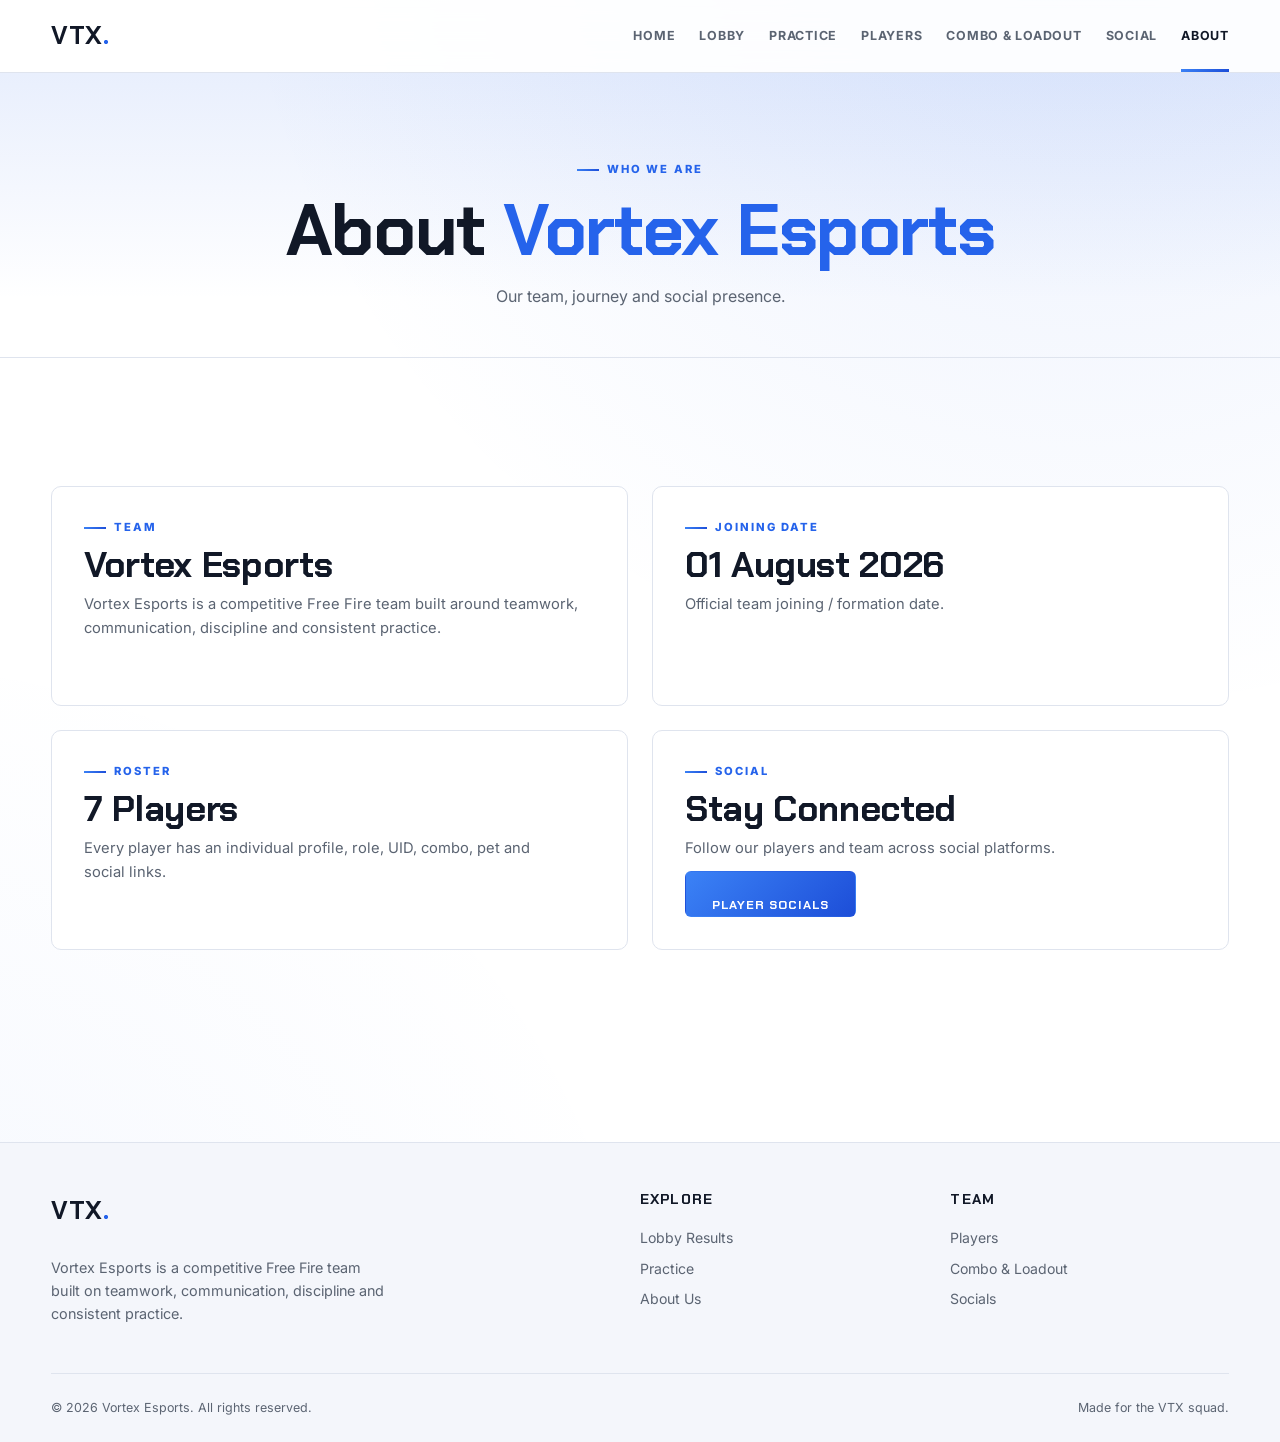
<file: about.html>
<!DOCTYPE html>
<html lang="en">
<head>
  <meta charset="UTF-8">
  <meta name="viewport" content="width=device-width, initial-scale=1.0">

  <title>Vortex Esports | About</title>
  <meta name="description" content="About Vortex Esports — our team, joining date, roster and social presence. Competitive Free Fire esports squad.">
  <meta name="theme-color" content="#ffffff">
  <meta name="color-scheme" content="dark">

  <meta property="og:type" content="website">
  <meta property="og:site_name" content="Vortex Esports">
  <meta property="og:title" content="Vortex Esports | About">
  <meta property="og:description" content="Our team, journey and social presence.">

  <link rel="icon" href="data:image/svg+xml,%3Csvg xmlns='http://www.w3.org/2000/svg' viewBox='0 0 32 32'%3E%3Crect width='32' height='32' rx='7' fill='%232563eb'/%3E%3Ctext x='16' y='22' font-family='Arial,sans-serif' font-size='15' font-weight='900' text-anchor='middle' fill='%23fff'%3EVTX%3C/text%3E%3C/svg%3E">

  <link rel="stylesheet" href="./style.css">
  <link rel="stylesheet" href="./responsive.css">
</head>
<body>

  <a class="skip-link" href="#main">Skip to main content</a>

  <header class="site-header" id="siteHeader">
    <div class="container navbar">
      <a class="logo" href="index.html" aria-label="Vortex Esports — Home">
        <span class="logo-mark">VTX</span><span class="logo-dot">.</span>
      </a>

      <button class="nav-toggle" id="menuBtn" aria-expanded="false" aria-controls="navMenu" aria-label="Toggle navigation menu">
        <span class="bar"></span>
        <span class="bar"></span>
        <span class="bar"></span>
      </button>

      <nav class="nav-menu" id="navMenu" aria-label="Primary navigation">
        <a class="nav-link" href="index.html">Home</a>
        <a class="nav-link" href="lobby.html">Lobby</a>
        <a class="nav-link" href="practice.html">Practice</a>
        <a class="nav-link" href="players.html">Players</a>
        <a class="nav-link" href="combo-loadout.html">Combo &amp; Loadout</a>
        <a class="nav-link" href="social.html">Social</a>
        <a class="nav-link active" href="about.html" aria-current="page">About</a>
      </nav>
    </div>
  </header>

  <main id="main">

    <section class="page-head" aria-labelledby="pageTitle">
      <div class="container">
        <p class="eyebrow">Who We Are</p>
        <h1 id="pageTitle">About <span class="text-accent">Vortex Esports</span></h1>
        <p>Our team, journey and social presence.</p>
      </div>
    </section>

    <div class="page-main">
      <section class="section container" aria-label="About Vortex Esports">
        <div class="about-grid">

          <article class="about-card">
            <p class="eyebrow">Team</p>
            <h2>Vortex Esports</h2>
            <p>
              Vortex Esports is a competitive Free Fire team built around
              teamwork, communication, discipline and consistent practice.
            </p>
          </article>

          <article class="about-card">
            <p class="eyebrow">Joining Date</p>
            <h2 id="joiningDate">--</h2>
            <p>Official team joining / formation date.</p>
          </article>

          <article class="about-card">
            <p class="eyebrow">Roster</p>
            <h2>7 Players</h2>
            <p>Every player has an individual profile, role, UID, combo, pet and social links.</p>
          </article>

          <article class="about-card">
            <p class="eyebrow">Social</p>
            <h2>Stay Connected</h2>
            <p>Follow our players and team across social platforms.</p>
            <a class="btn btn-primary" href="social.html">Player Socials</a>
          </article>

        </div>
      </section>
    </div>

  </main>

  <footer class="site-footer">
    <div class="container">
      <div class="footer-grid">
        <div class="footer-brand">
          <a class="logo" href="index.html" aria-label="Vortex Esports — Home">
            <span class="logo-mark">VTX</span><span class="logo-dot">.</span>
          </a>
          <p>Vortex Esports is a competitive Free Fire team built on teamwork, communication, discipline and consistent practice.</p>
        </div>

        <nav class="footer-col" aria-label="Footer — Explore">
          <h4>Explore</h4>
          <a href="lobby.html">Lobby Results</a>
          <a href="practice.html">Practice</a>
          <a href="about.html">About Us</a>
        </nav>

        <nav class="footer-col" aria-label="Footer — Team">
          <h4>Team</h4>
          <a href="players.html">Players</a>
          <a href="combo-loadout.html">Combo &amp; Loadout</a>
          <a href="social.html">Socials</a>
        </nav>
      </div>

      <div class="footer-bottom">
        <p>© <span id="year">2026</span> Vortex Esports. All rights reserved.</p>
        <p>Made for the VTX squad.</p>
      </div>
    </div>
  </footer>

  <script src="./data.js"></script>
  <script src="./app.js"></script>
</body>
</html>
</file>
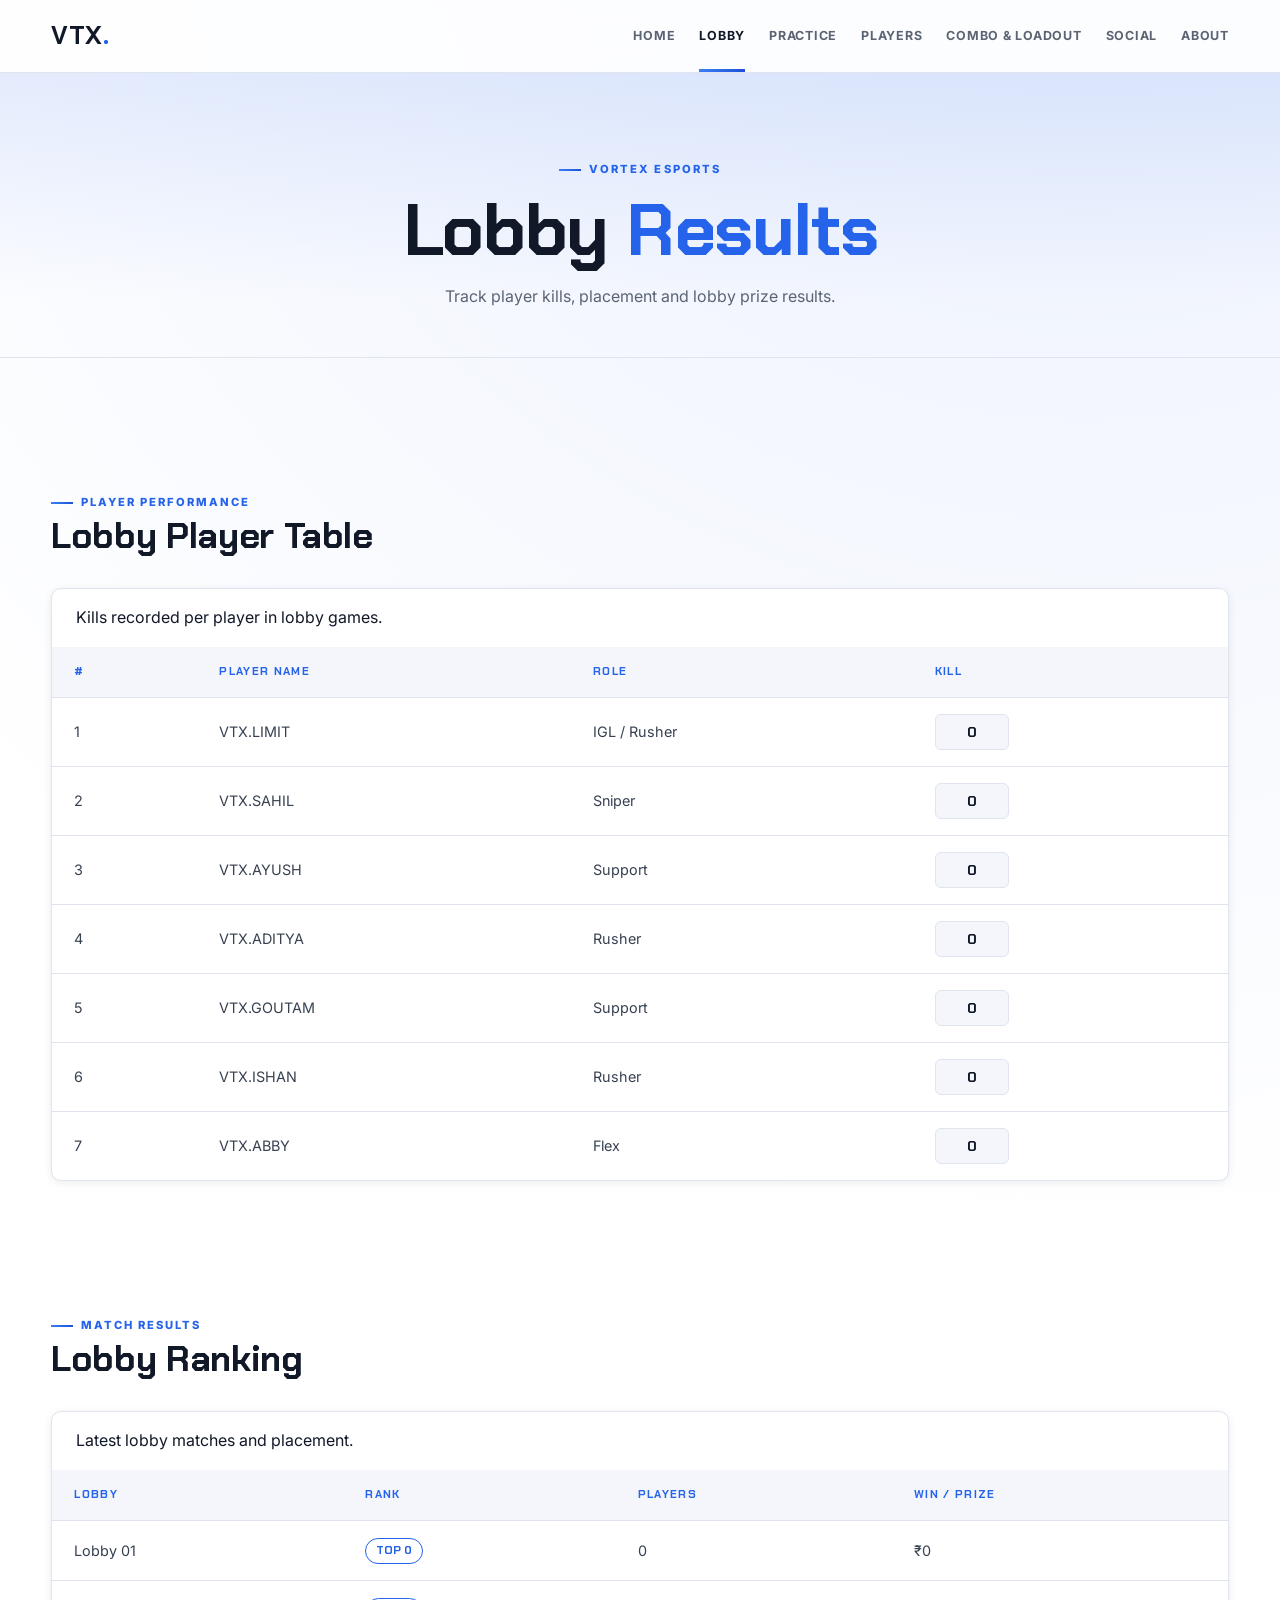
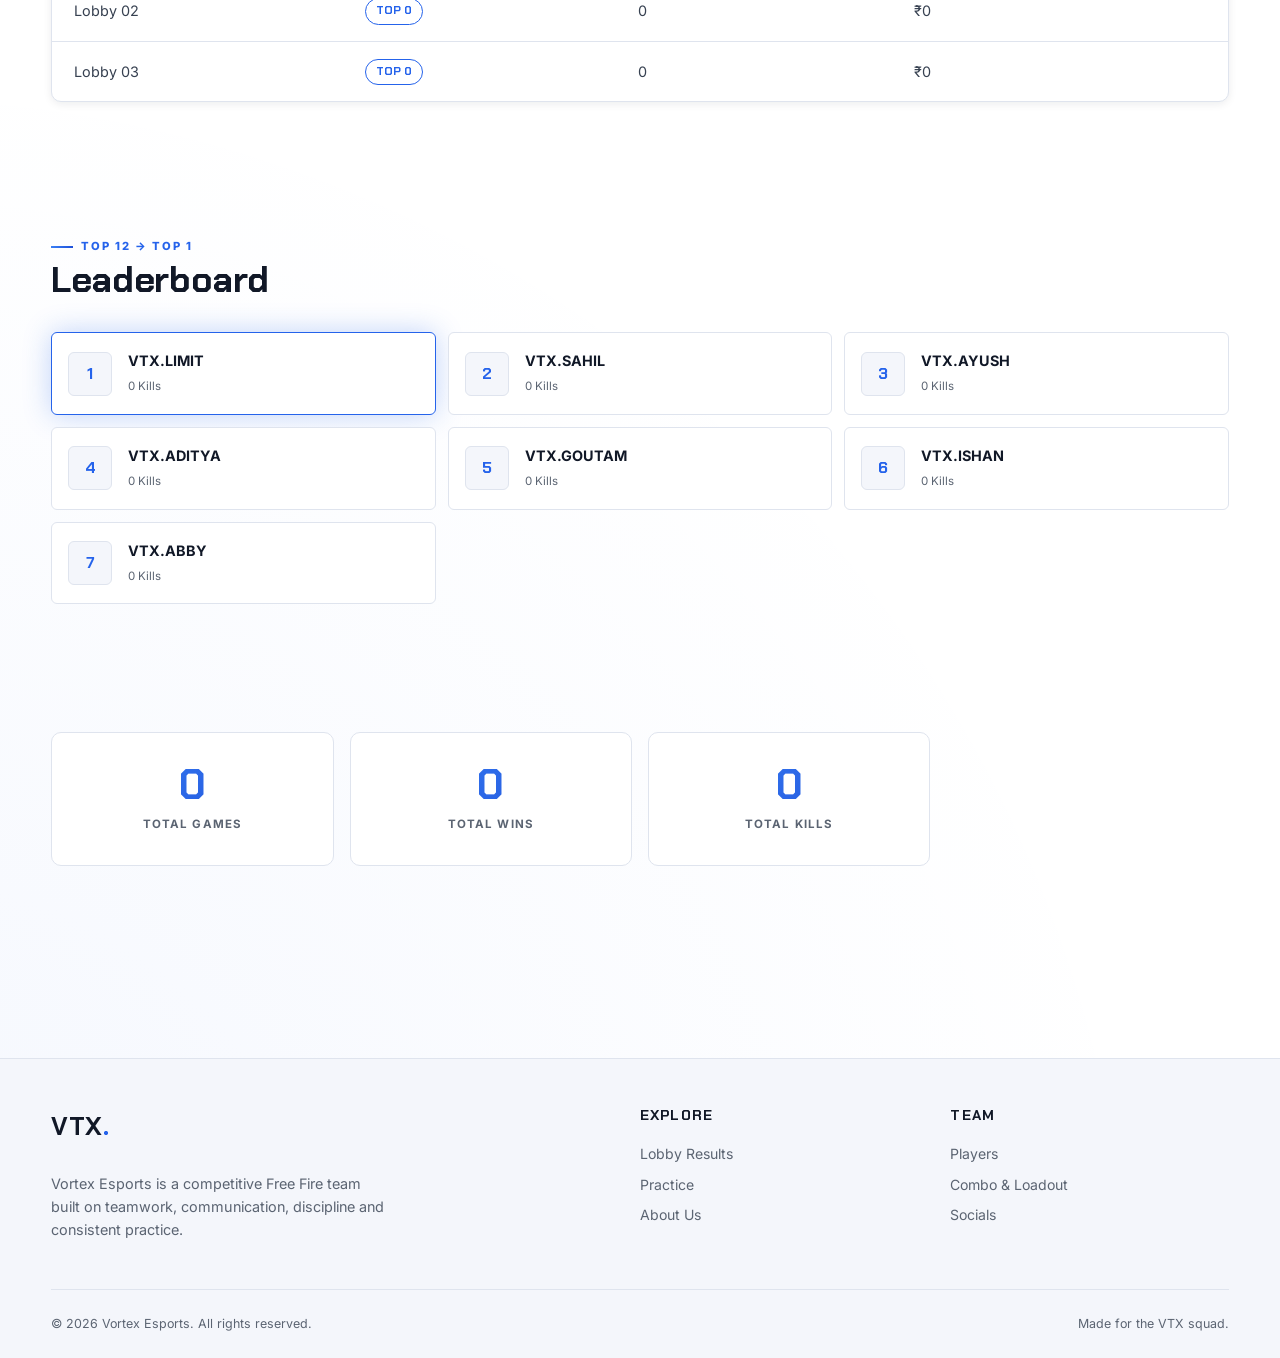
<file: lobby.html>
<!DOCTYPE html>
<html lang="en">
<head>
  <meta charset="UTF-8">
  <meta name="viewport" content="width=device-width, initial-scale=1.0">

  <title>Vortex Esports | Lobby Results</title>
  <meta name="description" content="Vortex Esports lobby results — player kills, match rankings, TOP 12 leaderboard and prize details.">
  <meta name="theme-color" content="#ffffff">
  <meta name="color-scheme" content="dark">

  <meta property="og:type" content="website">
  <meta property="og:site_name" content="Vortex Esports">
  <meta property="og:title" content="Vortex Esports | Lobby Results">
  <meta property="og:description" content="Track player kills, placement and lobby prize results.">

  <link rel="icon" href="data:image/svg+xml,%3Csvg xmlns='http://www.w3.org/2000/svg' viewBox='0 0 32 32'%3E%3Crect width='32' height='32' rx='7' fill='%232563eb'/%3E%3Ctext x='16' y='22' font-family='Arial,sans-serif' font-size='15' font-weight='900' text-anchor='middle' fill='%23fff'%3EVTX%3C/text%3E%3C/svg%3E">

  <link rel="stylesheet" href="style.css?v=4">
  <link rel="stylesheet" href="responsive.css?v=4">
</head>
<body>

  <a class="skip-link" href="#main">Skip to main content</a>

  <header class="site-header" id="siteHeader">
    <div class="container navbar">
      <a class="logo" href="index.html" aria-label="Vortex Esports — Home">
        <span class="logo-mark">VTX</span><span class="logo-dot">.</span>
      </a>

      <button class="nav-toggle" id="menuBtn" aria-expanded="false" aria-controls="navMenu" aria-label="Toggle navigation menu">
        <span class="bar"></span>
        <span class="bar"></span>
        <span class="bar"></span>
      </button>

      <nav class="nav-menu" id="navMenu" aria-label="Primary navigation">
        <a class="nav-link" href="index.html">Home</a>
        <a class="nav-link active" href="lobby.html" aria-current="page">Lobby</a>
        <a class="nav-link" href="practice.html">Practice</a>
        <a class="nav-link" href="players.html">Players</a>
        <a class="nav-link" href="combo-loadout.html">Combo &amp; Loadout</a>
        <a class="nav-link" href="social.html">Social</a>
        <a class="nav-link" href="about.html">About</a>
      </nav>
    </div>
  </header>

  <main id="main">

    <section class="page-head" aria-labelledby="pageTitle">
      <div class="container">
        <p class="eyebrow">Vortex Esports</p>
        <h1 id="pageTitle">Lobby <span class="text-accent">Results</span></h1>
        <p>Track player kills, placement and lobby prize results.</p>
      </div>
    </section>

    <div class="page-main">
      <section class="section container" aria-labelledby="playerTableTitle">
        <div class="section-head">
          <p class="eyebrow">Player Performance</p>
          <h2 id="playerTableTitle">Lobby Player Table</h2>
        </div>

        <div class="table-wrap" role="region" aria-label="Lobby player performance" tabindex="0">
          <table>
            <caption class="table-caption">Kills recorded per player in lobby games.</caption>
            <thead>
              <tr>
                <th scope="col">#</th>
                <th scope="col">Player Name</th>
                <th scope="col">Role</th>
                <th scope="col">Kill</th>
              </tr>
            </thead>
            <tbody id="lobbyPlayers"></tbody>
          </table>
        </div>
      </section>

      <section class="section container" aria-labelledby="matchTitle">
        <div class="section-head">
          <p class="eyebrow">Match Results</p>
          <h2 id="matchTitle">Lobby Ranking</h2>
        </div>

        <div class="table-wrap" role="region" aria-label="Lobby match results" tabindex="0">
          <table>
            <caption class="table-caption">Latest lobby matches and placement.</caption>
            <thead>
              <tr>
                <th scope="col">Lobby</th>
                <th scope="col">Rank</th>
                <th scope="col">Players</th>
                <th scope="col">Win / Prize</th>
              </tr>
            </thead>
            <tbody id="lobbyResults"></tbody>
          </table>
        </div>
      </section>

      <section class="section container" aria-labelledby="rankTitle">
        <div class="section-head">
          <p class="eyebrow">Top 12 → Top 1</p>
          <h2 id="rankTitle">Leaderboard</h2>
        </div>

        <div class="rank-grid" id="rankings"></div>
      </section>

      <section class="section container" aria-label="Lobby totals">
        <div class="stats-grid">
          <div class="stat-card">
            <strong id="lobbyGames">0</strong>
            <span>Total Games</span>
          </div>
          <div class="stat-card">
            <strong id="lobbyWins">0</strong>
            <span>Total Wins</span>
          </div>
          <div class="stat-card">
            <strong id="lobbyKills">0</strong>
            <span>Total Kills</span>
          </div>
        </div>
      </section>
    </div>

  </main>

  <footer class="site-footer">
    <div class="container">
      <div class="footer-grid">
        <div class="footer-brand">
          <a class="logo" href="index.html" aria-label="Vortex Esports — Home">
            <span class="logo-mark">VTX</span><span class="logo-dot">.</span>
          </a>
          <p>Vortex Esports is a competitive Free Fire team built on teamwork, communication, discipline and consistent practice.</p>
        </div>

        <nav class="footer-col" aria-label="Footer — Explore">
          <h4>Explore</h4>
          <a href="lobby.html">Lobby Results</a>
          <a href="practice.html">Practice</a>
          <a href="about.html">About Us</a>
        </nav>

        <nav class="footer-col" aria-label="Footer — Team">
          <h4>Team</h4>
          <a href="players.html">Players</a>
          <a href="combo-loadout.html">Combo &amp; Loadout</a>
          <a href="social.html">Socials</a>
        </nav>
      </div>

      <div class="footer-bottom">
        <p>© <span id="year">2026</span> Vortex Esports. All rights reserved.</p>
        <p>Made for the VTX squad.</p>
      </div>
    </div>
  </footer>

  <script src="./lobby-data.js"></script>
  <script src="./app.js"></script>
</body>
</html>
</file>
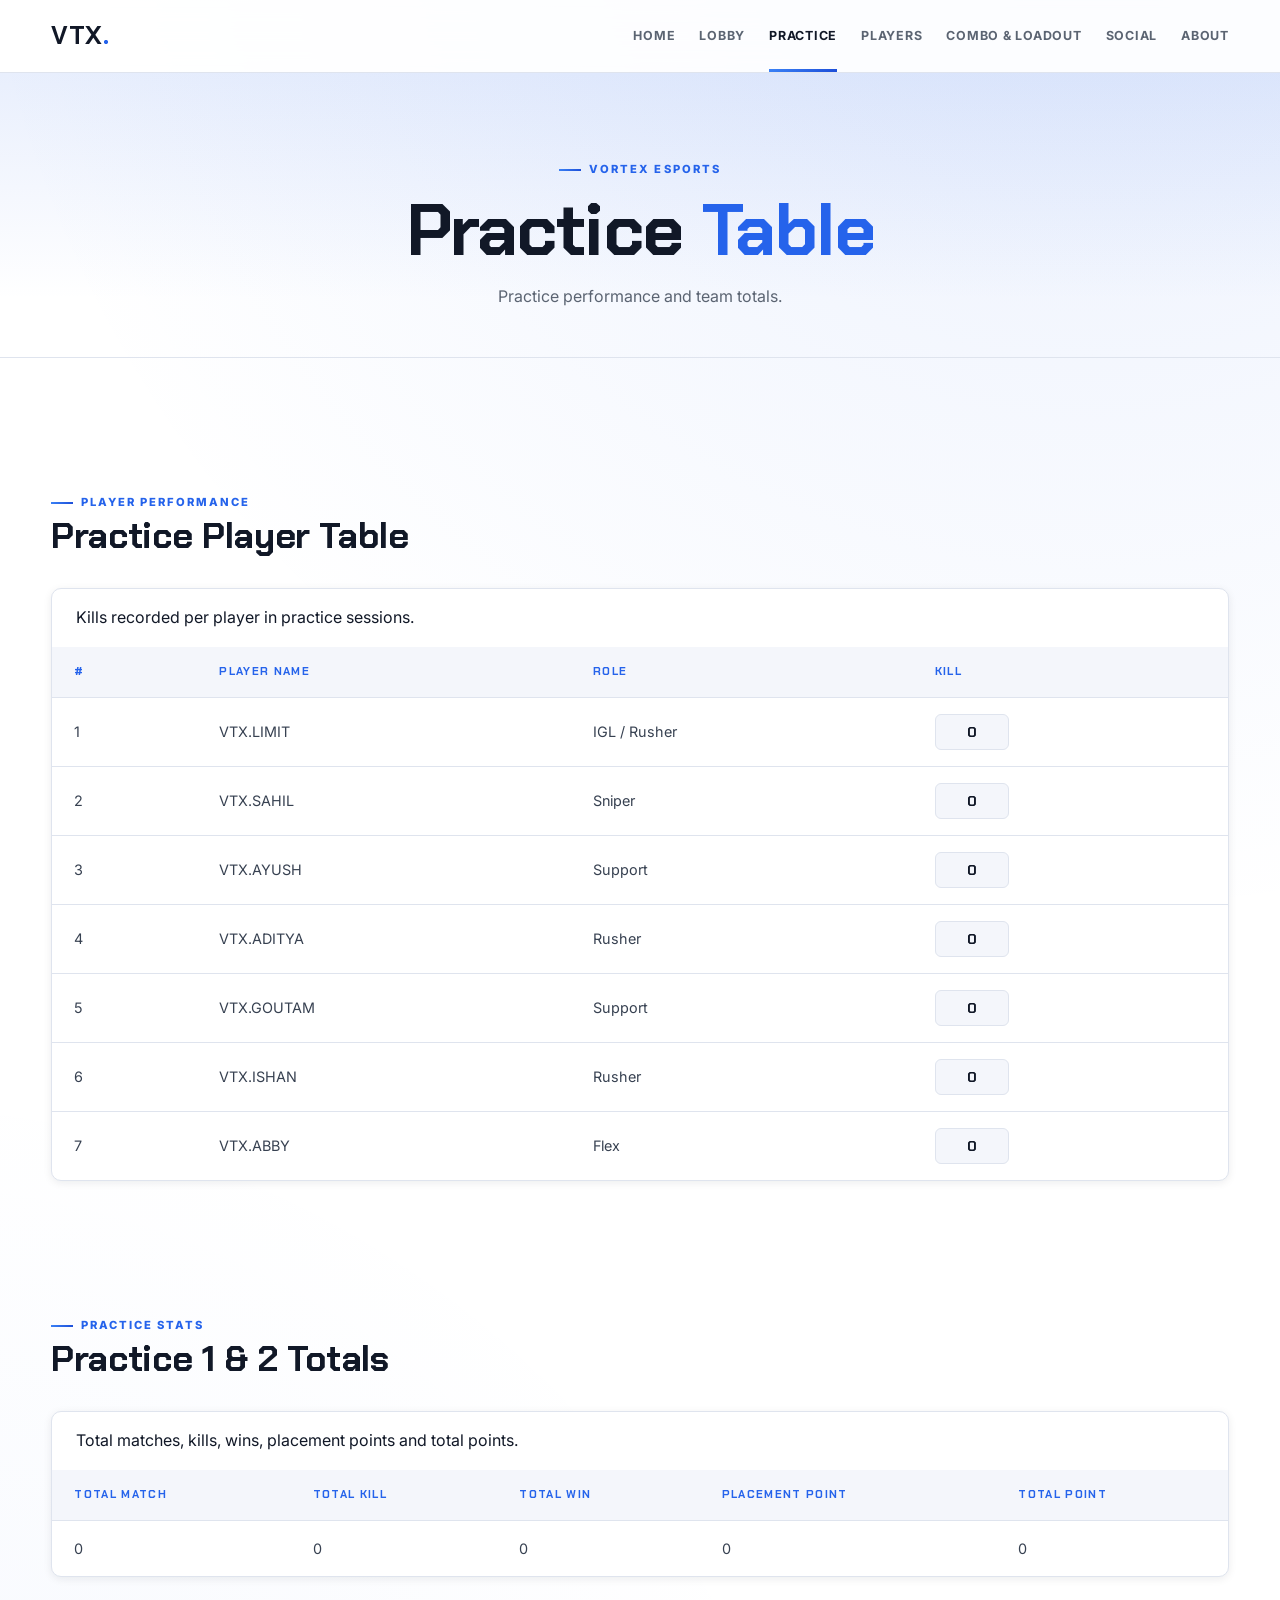
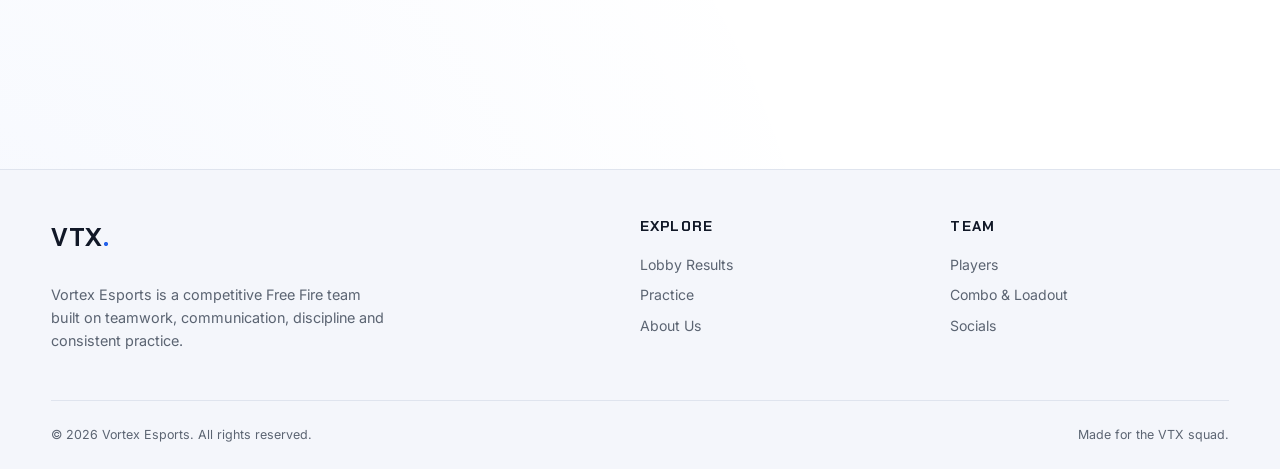
<file: practice.html>
<!DOCTYPE html>
<html lang="en">
<head>
  <meta charset="UTF-8">
  <meta name="viewport" content="width=device-width, initial-scale=1.0">

  <title>Vortex Esports | Practice</title>
  <meta name="description" content="Vortex Esports practice table — player performance and practice session totals.">
  <meta name="theme-color" content="#ffffff">
  <meta name="color-scheme" content="dark">

  <meta property="og:type" content="website">
  <meta property="og:site_name" content="Vortex Esports">
  <meta property="og:title" content="Vortex Esports | Practice">
  <meta property="og:description" content="Practice performance and team totals.">

  <link rel="icon" href="data:image/svg+xml,%3Csvg xmlns='http://www.w3.org/2000/svg' viewBox='0 0 32 32'%3E%3Crect width='32' height='32' rx='7' fill='%232563eb'/%3E%3Ctext x='16' y='22' font-family='Arial,sans-serif' font-size='15' font-weight='900' text-anchor='middle' fill='%23fff'%3EVTX%3C/text%3E%3C/svg%3E">

  <link rel="stylesheet" href="style.css">
  <link rel="stylesheet" href="responsive.css">
</head>
<body>

  <a class="skip-link" href="#main">Skip to main content</a>

  <header class="site-header" id="siteHeader">
    <div class="container navbar">
      <a class="logo" href="index.html" aria-label="Vortex Esports — Home">
        <span class="logo-mark">VTX</span><span class="logo-dot">.</span>
      </a>

      <button class="nav-toggle" id="menuBtn" aria-expanded="false" aria-controls="navMenu" aria-label="Toggle navigation menu">
        <span class="bar"></span>
        <span class="bar"></span>
        <span class="bar"></span>
      </button>

      <nav class="nav-menu" id="navMenu" aria-label="Primary navigation">
        <a class="nav-link" href="index.html">Home</a>
        <a class="nav-link" href="lobby.html">Lobby</a>
        <a class="nav-link active" href="practice.html" aria-current="page">Practice</a>
        <a class="nav-link" href="players.html">Players</a>
        <a class="nav-link" href="combo-loadout.html">Combo &amp; Loadout</a>
        <a class="nav-link" href="social.html">Social</a>
        <a class="nav-link" href="about.html">About</a>
      </nav>
    </div>
  </header>

  <main id="main">

    <section class="page-head" aria-labelledby="pageTitle">
      <div class="container">
        <p class="eyebrow">Vortex Esports</p>
        <h1 id="pageTitle">Practice <span class="text-accent">Table</span></h1>
        <p>Practice performance and team totals.</p>
      </div>
    </section>

    <div class="page-main">
      <section class="section container" aria-labelledby="playerTableTitle">
        <div class="section-head">
          <p class="eyebrow">Player Performance</p>
          <h2 id="playerTableTitle">Practice Player Table</h2>
        </div>

        <div class="table-wrap" role="region" aria-label="Practice player performance" tabindex="0">
          <table>
            <caption class="table-caption">Kills recorded per player in practice sessions.</caption>
            <thead>
              <tr>
                <th scope="col">#</th>
                <th scope="col">Player Name</th>
                <th scope="col">Role</th>
                <th scope="col">Kill</th>
              </tr>
            </thead>
            <tbody id="practicePlayers"></tbody>
          </table>
        </div>
      </section>

      <section class="section container" aria-labelledby="practiceStatsTitle">
        <div class="section-head">
          <p class="eyebrow">Practice Stats</p>
          <h2 id="practiceStatsTitle">Practice 1 &amp; 2 Totals</h2>
        </div>

        <div class="table-wrap" role="region" aria-label="Practice totals" tabindex="0">
          <table>
            <caption class="table-caption">Total matches, kills, wins, placement points and total points.</caption>
            <thead>
              <tr>
                <th scope="col">Total Match</th>
                <th scope="col">Total Kill</th>
                <th scope="col">Total Win</th>
                <th scope="col">Placement Point</th>
                <th scope="col">Total Point</th>
              </tr>
            </thead>
            <tbody id="practiceStats"></tbody>
          </table>
        </div>
      </section>
    </div>

  </main>

  <footer class="site-footer">
    <div class="container">
      <div class="footer-grid">
        <div class="footer-brand">
          <a class="logo" href="index.html" aria-label="Vortex Esports — Home">
            <span class="logo-mark">VTX</span><span class="logo-dot">.</span>
          </a>
          <p>Vortex Esports is a competitive Free Fire team built on teamwork, communication, discipline and consistent practice.</p>
        </div>

        <nav class="footer-col" aria-label="Footer — Explore">
          <h4>Explore</h4>
          <a href="lobby.html">Lobby Results</a>
          <a href="practice.html">Practice</a>
          <a href="about.html">About Us</a>
        </nav>

        <nav class="footer-col" aria-label="Footer — Team">
          <h4>Team</h4>
          <a href="players.html">Players</a>
          <a href="combo-loadout.html">Combo &amp; Loadout</a>
          <a href="social.html">Socials</a>
        </nav>
      </div>

      <div class="footer-bottom">
        <p>© <span id="year">2026</span> Vortex Esports. All rights reserved.</p>
        <p>Made for the VTX squad.</p>
      </div>
    </div>
  </footer>

  <script src="./practice-data.js"></script>
  <script src="app.js"></script>
</body>
</html>
</file>
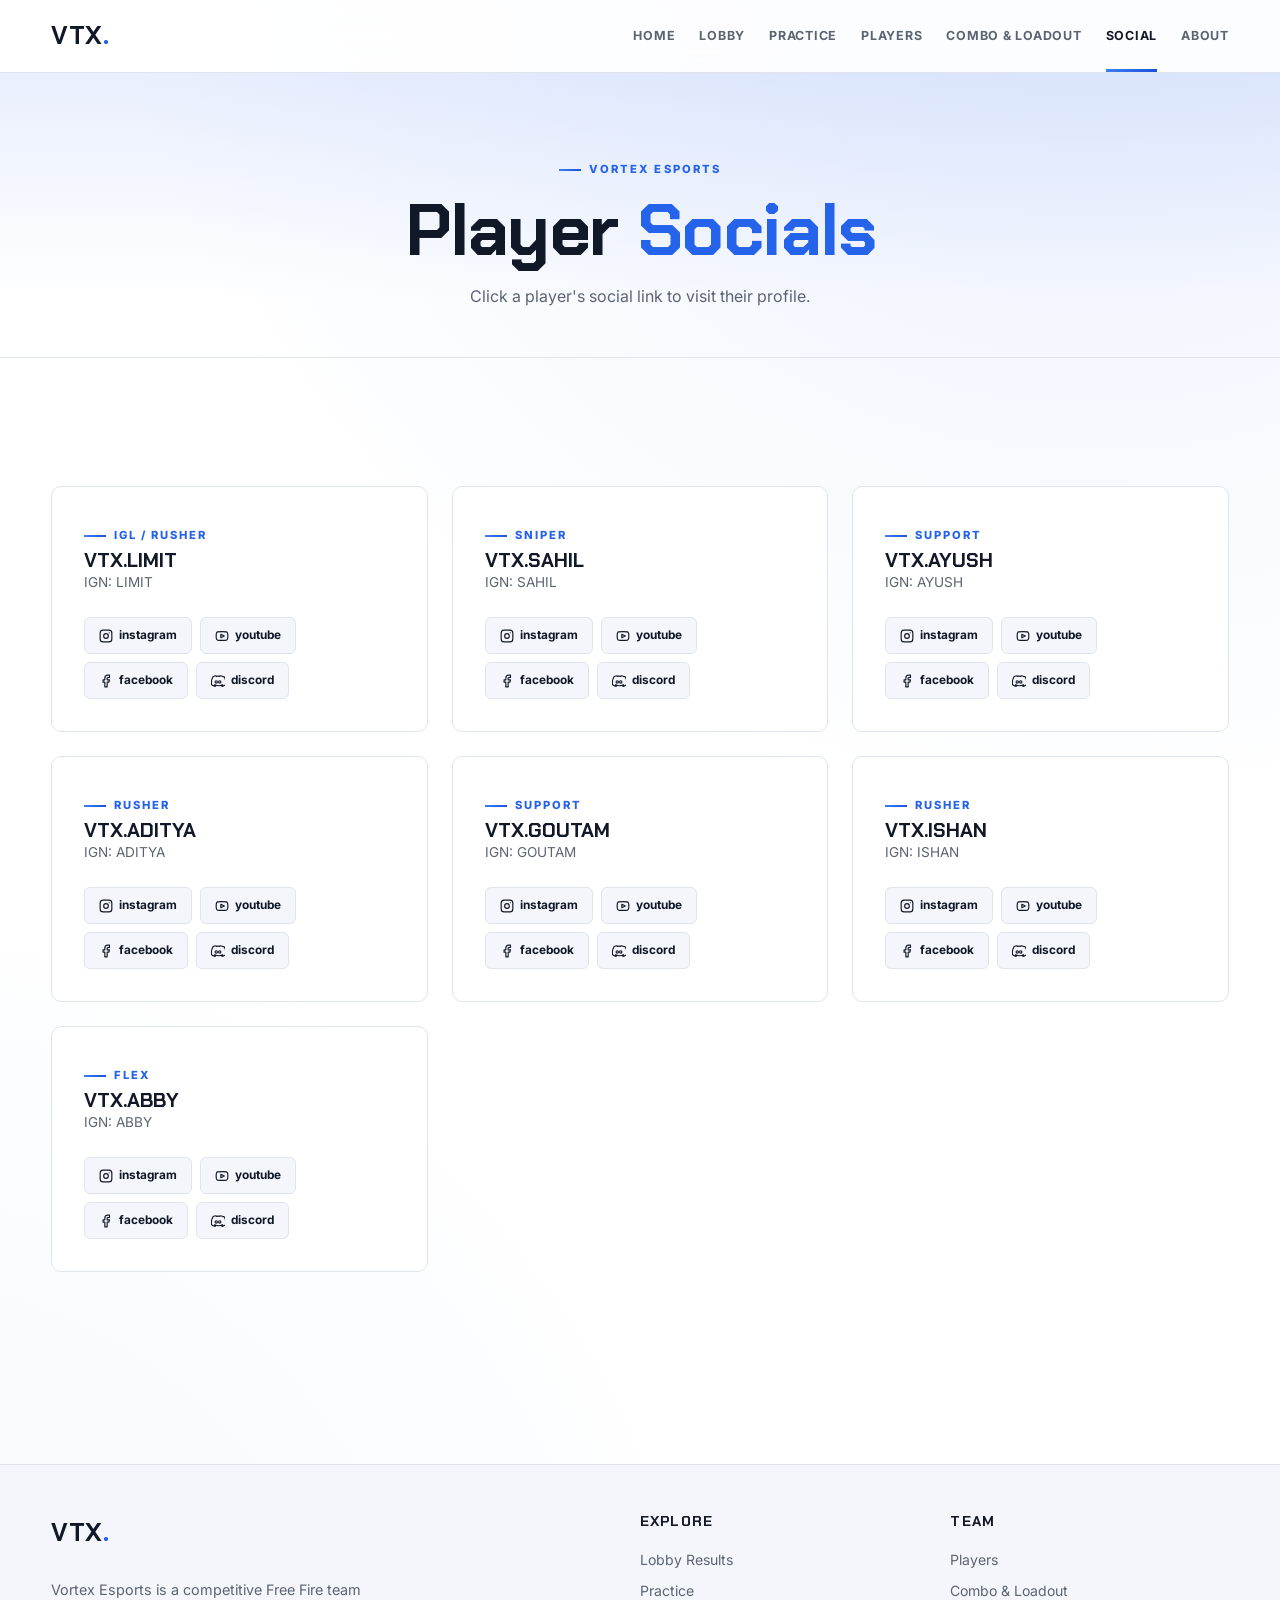
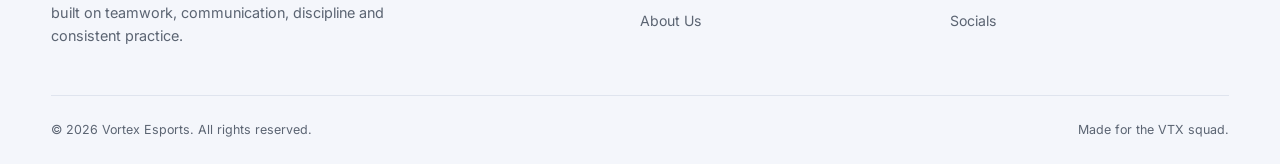
<file: social.html>
<!DOCTYPE html>
<html lang="en">
<head>
  <meta charset="UTF-8">
  <meta name="viewport" content="width=device-width, initial-scale=1.0">

  <title>Vortex Esports | Social Media</title>
  <meta name="description" content="Vortex Esports player socials — Instagram, YouTube, Facebook and Discord profiles for all seven players.">
  <meta name="theme-color" content="#ffffff">
  <meta name="color-scheme" content="dark">

  <meta property="og:type" content="website">
  <meta property="og:site_name" content="Vortex Esports">
  <meta property="og:title" content="Vortex Esports | Social Media">
  <meta property="og:description" content="Click a player's social link to visit their profile.">

  <link rel="icon" href="data:image/svg+xml,%3Csvg xmlns='http://www.w3.org/2000/svg' viewBox='0 0 32 32'%3E%3Crect width='32' height='32' rx='7' fill='%232563eb'/%3E%3Ctext x='16' y='22' font-family='Arial,sans-serif' font-size='15' font-weight='900' text-anchor='middle' fill='%23fff'%3EVTX%3C/text%3E%3C/svg%3E">

  <link rel="stylesheet" href="style.css">
  <link rel="stylesheet" href="responsive.css">
</head>
<body>

  <a class="skip-link" href="#main">Skip to main content</a>

  <header class="site-header" id="siteHeader">
    <div class="container navbar">
      <a class="logo" href="index.html" aria-label="Vortex Esports — Home">
        <span class="logo-mark">VTX</span><span class="logo-dot">.</span>
      </a>

      <button class="nav-toggle" id="menuBtn" aria-expanded="false" aria-controls="navMenu" aria-label="Toggle navigation menu">
        <span class="bar"></span>
        <span class="bar"></span>
        <span class="bar"></span>
      </button>

      <nav class="nav-menu" id="navMenu" aria-label="Primary navigation">
        <a class="nav-link" href="index.html">Home</a>
        <a class="nav-link" href="lobby.html">Lobby</a>
        <a class="nav-link" href="practice.html">Practice</a>
        <a class="nav-link" href="players.html">Players</a>
        <a class="nav-link" href="combo-loadout.html">Combo &amp; Loadout</a>
        <a class="nav-link active" href="social.html" aria-current="page">Social</a>
        <a class="nav-link" href="about.html">About</a>
      </nav>
    </div>
  </header>

  <main id="main">

    <section class="page-head" aria-labelledby="pageTitle">
      <div class="container">
        <p class="eyebrow">Vortex Esports</p>
        <h1 id="pageTitle">Player <span class="text-accent">Socials</span></h1>
        <p>Click a player's social link to visit their profile.</p>
      </div>
    </section>

    <div class="page-main">
      <section class="section container" aria-label="Player social links">
        <div class="social-grid" id="socialGrid"></div>
      </section>
    </div>

  </main>

  <footer class="site-footer">
    <div class="container">
      <div class="footer-grid">
        <div class="footer-brand">
          <a class="logo" href="index.html" aria-label="Vortex Esports — Home">
            <span class="logo-mark">VTX</span><span class="logo-dot">.</span>
          </a>
          <p>Vortex Esports is a competitive Free Fire team built on teamwork, communication, discipline and consistent practice.</p>
        </div>

        <nav class="footer-col" aria-label="Footer — Explore">
          <h4>Explore</h4>
          <a href="lobby.html">Lobby Results</a>
          <a href="practice.html">Practice</a>
          <a href="about.html">About Us</a>
        </nav>

        <nav class="footer-col" aria-label="Footer — Team">
          <h4>Team</h4>
          <a href="players.html">Players</a>
          <a href="combo-loadout.html">Combo &amp; Loadout</a>
          <a href="social.html">Socials</a>
        </nav>
      </div>

      <div class="footer-bottom">
        <p>© <span id="year">2026</span> Vortex Esports. All rights reserved.</p>
        <p>Made for the VTX squad.</p>
      </div>
    </div>
  </footer>

  <script src="data.js"></script>
  <script src="app.js"></script>
</body>
</html>
</file>
<file: style.css>
/* ==========================================================================
   VORTEX ESPORTS — Global Stylesheet
   Design system, components and layout.
   Theme: Dark esports (black / red).
   ========================================================================== */

@import url('https://fonts.googleapis.com/css2?family=Chakra+Petch:wght@500;600;700&family=Inter:wght@400;500;600;700;800&display=swap');

/* --------------------------------------------------------------------------
   1. Design tokens
   -------------------------------------------------------------------------- */

:root {
  /* Colors */
  --clr-bg: #ffffff;
  --clr-bg-soft: #f4f6fb;
  --clr-surface: #ffffff;
  --clr-surface-2: #eef2f9;
  --clr-border: #dfe4ee;
  --clr-border-strong: #c3cce0;
  --clr-text: #111827;
  --clr-text-muted: #5b6472;

  --clr-accent: #2563eb;
  --clr-accent-strong: #1d4ed8;
  --clr-accent-dim: rgba(37, 99, 235, .1);

  /* Gradients */
  --grad-accent: linear-gradient(135deg, #3b82f6, #1d4ed8);
  --grad-card: linear-gradient(145deg, rgba(37, 99, 235, .08), transparent 55%);

  /* Typography */
  --font-display: "Chakra Petch", "Inter", sans-serif;
  --font-body: "Inter", system-ui, -apple-system, "Segoe UI", sans-serif;

  /* Spacing scale */
  --space-1: .25rem;
  --space-2: .5rem;
  --space-3: .75rem;
  --space-4: 1rem;
  --space-5: 1.5rem;
  --space-6: 2rem;
  --space-7: 3rem;
  --space-8: 4rem;
  --space-9: 5rem;

  /* Layout */
  --container: 1200px;
  --container-wide: 1320px;

  /* Radii */
  --radius-sm: 6px;
  --radius-md: 10px;
  --radius-lg: 16px;
  --radius-pill: 999px;

  /* Shadows */
  --shadow-sm: 0 2px 8px rgba(17, 24, 39, .08);
  --shadow-md: 0 12px 32px rgba(17, 24, 39, .12);
  --shadow-lg: 0 24px 64px rgba(17, 24, 39, .16);
  --glow-accent: 0 0 28px rgba(37, 99, 235, .28);

  /* Motion */
  --ease: cubic-bezier(.4, 0, .2, 1);
  --transition: .28s var(--ease);

  /* Z-index scale */
  --z-nav: 1000;
  --z-skip: 2000;
  --z-modal: 1500;
}

/* --------------------------------------------------------------------------
   2. Reset & base
   -------------------------------------------------------------------------- */

*,
*::before,
*::after {
  box-sizing: border-box;
  margin: 0;
  padding: 0;
}

html {
  scroll-behavior: smooth;
  -webkit-text-size-adjust: 100%;
}

body {
  min-height: 100vh;
  color: var(--clr-text);
  background:
    radial-gradient(circle at 85% -10%, var(--clr-accent-dim), transparent 45%),
    radial-gradient(circle at -10% 100%, rgba(37, 99, 235, .05), transparent 40%),
    var(--clr-bg);
  font-family: var(--font-body);
  font-size: 16px;
  line-height: 1.6;
  -webkit-font-smoothing: antialiased;
  -moz-osx-font-smoothing: grayscale;
}

h1, h2, h3, h4 {
  font-family: var(--font-display);
  font-weight: 700;
  line-height: 1.12;
  text-wrap: balance;
}

h1 { font-size: clamp(2.6rem, 6vw, 4.5rem); letter-spacing: -.02em; }
h2 { font-size: clamp(1.6rem, 3.2vw, 2.25rem); letter-spacing: -.01em; }
h3 { font-size: 1.25rem; }

p { text-wrap: pretty; }

a {
  color: inherit;
  text-decoration: none;
}

img {
  max-width: 100%;
  display: block;
  height: auto;
}

button {
  font: inherit;
  color: inherit;
  background: none;
  border: none;
  cursor: pointer;
}

ul, ol {
  list-style: none;
}

::selection {
  background: var(--clr-accent-strong);
  color: #fff;
}

/* --------------------------------------------------------------------------
   3. Accessibility
   -------------------------------------------------------------------------- */

.skip-link {
  position: fixed;
  top: -100px;
  left: 16px;
  z-index: var(--z-skip);
  padding: 12px 18px;
  background: var(--clr-accent);
  color: #fff;
  border-radius: var(--radius-sm);
  font-weight: 700;
  transition: top .25s var(--ease);
}

.skip-link:focus {
  top: 12px;
}

:focus-visible {
  outline: 2px solid var(--clr-accent);
  outline-offset: 3px;
  border-radius: 4px;
}

/* --------------------------------------------------------------------------
   4. Utilities
   -------------------------------------------------------------------------- */

.container {
  width: min(var(--container), 92%);
  margin-inline: auto;
}

.section {
  padding-block: var(--space-8);
}

.section-head {
  max-width: 720px;
  margin-bottom: var(--space-6);
}

.section-head.center {
  margin-inline: auto;
  text-align: center;
}

.section-head h2 {
  margin-top: var(--space-1);
}

.section-head p:last-child {
  margin-top: var(--space-2);
  color: var(--clr-text-muted);
  font-size: .95rem;
}

.eyebrow {
  display: inline-flex;
  align-items: center;
  gap: 8px;
  color: var(--clr-accent);
  font-size: .7rem;
  font-weight: 800;
  letter-spacing: .18em;
  text-transform: uppercase;
}

.eyebrow::before {
  content: "";
  width: 22px;
  height: 2px;
  background: var(--grad-accent);
}

.center .eyebrow::before {
  display: none;
}

.text-accent { color: var(--clr-accent); }
.text-muted { color: var(--clr-text-muted); }
.mt-1 { margin-top: var(--space-4); }
.mt-2 { margin-top: var(--space-6); }

/* --------------------------------------------------------------------------
   5. Buttons
   -------------------------------------------------------------------------- */

.btn {
  display: inline-flex;
  align-items: center;
  justify-content: center;
  gap: 8px;
  min-height: 46px;
  padding: 0 26px;
  border: 1px solid var(--clr-border-strong);
  border-radius: var(--radius-sm);
  background: transparent;
  font-family: var(--font-display);
  font-size: .78rem;
  font-weight: 700;
  letter-spacing: .08em;
  text-transform: uppercase;
  transition: transform var(--transition), box-shadow var(--transition),
              background var(--transition), border-color var(--transition);
}

.btn:active {
  transform: translateY(0) scale(.98);
}

.btn-primary {
  background: var(--grad-accent);
  border-color: transparent;
  color: #fff;
}

.btn-primary:hover {
  box-shadow: var(--glow-accent);
  transform: translateY(-2px);
}

.btn-ghost:hover {
  background: var(--clr-surface-2);
  border-color: var(--clr-text-muted);
  transform: translateY(-2px);
}

.btn-sm {
  min-height: 38px;
  padding: 0 18px;
  font-size: .68rem;
}

/* --------------------------------------------------------------------------
   6. Header / Navigation
   -------------------------------------------------------------------------- */

.site-header {
  position: sticky;
  top: 0;
  z-index: var(--z-nav);
  background: rgba(255, 255, 255, .8);
  border-bottom: 1px solid var(--clr-border);
  backdrop-filter: blur(16px);
  -webkit-backdrop-filter: blur(16px);
  transition: background var(--transition), box-shadow var(--transition);
}

.site-header.is-scrolled {
  background: rgba(255, 255, 255, .96);
  box-shadow: 0 10px 30px rgba(17, 24, 39, .1);
}

.navbar {
  min-height: 72px;
  display: flex;
  align-items: center;
  justify-content: space-between;
  gap: var(--space-5);
}

.logo {
  display: inline-flex;
  align-items: center;
  font-family: var(--font-display);
  font-size: 1.6rem;
  font-weight: 700;
  letter-spacing: .02em;
}

.logo-mark {
  color: var(--clr-text);
}

.logo-dot {
  color: var(--clr-accent);
}

.nav-menu {
  display: flex;
  align-items: center;
  gap: var(--space-5);
}

.nav-link {
  position: relative;
  padding-block: 26px;
  color: var(--clr-text-muted);
  font-size: .78rem;
  font-weight: 700;
  letter-spacing: .06em;
  text-transform: uppercase;
  transition: color var(--transition);
}

.nav-link::after {
  content: "";
  position: absolute;
  left: 0;
  right: 100%;
  bottom: 0;
  height: 3px;
  background: var(--grad-accent);
  transition: right var(--transition);
}

.nav-link:hover {
  color: var(--clr-text);
}

.nav-link.active {
  color: var(--clr-text);
}

.nav-link.active::after {
  right: 0;
}

/* Toggle (mobile) */
.nav-toggle {
  display: none;
  width: 44px;
  height: 44px;
  flex-direction: column;
  align-items: center;
  justify-content: center;
  gap: 5px;
  border: 1px solid var(--clr-border);
  border-radius: var(--radius-sm);
  background: var(--clr-surface);
  transition: border-color var(--transition);
}

.nav-toggle:hover {
  border-color: var(--clr-accent);
}

.nav-toggle .bar {
  width: 18px;
  height: 2px;
  border-radius: 2px;
  background: var(--clr-text);
  transition: transform var(--transition), opacity var(--transition);
}

.nav-toggle[aria-expanded="true"] .bar:nth-child(1) {
  transform: translateY(7px) rotate(45deg);
}

.nav-toggle[aria-expanded="true"] .bar:nth-child(2) {
  opacity: 0;
}

.nav-toggle[aria-expanded="true"] .bar:nth-child(3) {
  transform: translateY(-7px) rotate(-45deg);
}

/* --------------------------------------------------------------------------
   7. Hero (home)
   -------------------------------------------------------------------------- */

.hero {
  position: relative;
  overflow: hidden;
  display: grid;
  grid-template-columns: 1.15fr .85fr;
  align-items: center;
  gap: var(--space-8);
  padding-block: clamp(4rem, 9vw, 7rem);
}

.hero::before {
  content: "";
  position: absolute;
  width: 520px;
  height: 520px;
  border-radius: 50%;
  background: var(--clr-accent-dim);
  filter: blur(110px);
  top: 5%;
  right: 8%;
  pointer-events: none;
}

.hero::after {
  content: "";
  position: absolute;
  inset: 0;
  background-image:
    linear-gradient(rgba(17, 24, 39, .05) 1px, transparent 1px),
    linear-gradient(90deg, rgba(17, 24, 39, .05) 1px, transparent 1px);
  background-size: 44px 44px;
  mask-image: radial-gradient(circle at 70% 30%, #000 0%, transparent 60%);
  -webkit-mask-image: radial-gradient(circle at 70% 30%, #000 0%, transparent 60%);
  pointer-events: none;
}

.hero-content {
  position: relative;
  z-index: 1;
}

.hero-content h1 {
  margin-top: var(--space-3);
  margin-bottom: var(--space-5);
  max-width: 760px;
}

.hero-content .lead {
  max-width: 560px;
  color: var(--clr-text-muted);
  font-size: 1.05rem;
}

.hero-actions {
  display: flex;
  flex-wrap: wrap;
  gap: var(--space-3);
  margin-top: var(--space-6);
}

/* Hero badge card */
.hero-card {
  position: relative;
  z-index: 1;
  display: flex;
  flex-direction: column;
  align-items: center;
  justify-content: center;
  gap: var(--space-2);
  min-height: 420px;
  padding: var(--space-6);
  background: var(--grad-card), var(--clr-surface);
  border: 1px solid var(--clr-border);
  border-radius: var(--radius-lg);
  box-shadow: var(--shadow-lg);
  transform: rotate(2deg);
  transition: transform var(--transition);
}

.hero-card:hover {
  transform: rotate(0) translateY(-6px);
}

.team-logo {
  display: grid;
  place-items: center;
  width: 150px;
  height: 150px;
  border: 2px solid var(--clr-accent);
  border-radius: 50%;
  background: radial-gradient(circle, var(--clr-accent-dim), transparent 70%);
  box-shadow: var(--glow-accent);
  color: var(--clr-accent);
  font-family: var(--font-display);
  font-size: 3rem;
  font-weight: 700;
}

.hero-card h3 {
  margin-top: var(--space-4);
  font-size: 1.4rem;
  letter-spacing: .04em;
}

.hero-card .hero-tag {
  color: var(--clr-text-muted);
  font-size: .68rem;
  letter-spacing: .3em;
  text-transform: uppercase;
}

/* --------------------------------------------------------------------------
   8. Stat cards
   -------------------------------------------------------------------------- */

.stats-grid {
  display: grid;
  grid-template-columns: repeat(4, 1fr);
  gap: var(--space-4);
}

.stat-card {
  position: relative;
  overflow: hidden;
  padding: var(--space-6) var(--space-5);
  background: var(--clr-surface);
  border: 1px solid var(--clr-border);
  border-radius: var(--radius-md);
  text-align: center;
  transition: border-color var(--transition), transform var(--transition);
}

.stat-card::before {
  content: "";
  position: absolute;
  inset: 0 0 auto 0;
  height: 2px;
  background: var(--grad-accent);
  opacity: 0;
  transition: opacity var(--transition);
}

.stat-card:hover {
  border-color: var(--clr-border-strong);
  transform: translateY(-4px);
}

.stat-card:hover::before {
  opacity: 1;
}

.stat-card strong {
  display: block;
  font-family: var(--font-display);
  font-size: 2.6rem;
  font-weight: 700;
  line-height: 1;
  background: var(--grad-accent);
  -webkit-background-clip: text;
  background-clip: text;
  -webkit-text-fill-color: transparent;
  color: transparent;
}

.stat-card span {
  display: block;
  margin-top: var(--space-2);
  color: var(--clr-text-muted);
  font-size: .72rem;
  font-weight: 700;
  letter-spacing: .1em;
  text-transform: uppercase;
}

/* --------------------------------------------------------------------------
   9. Player cards
   -------------------------------------------------------------------------- */

.player-grid {
  display: grid;
  grid-template-columns: repeat(3, 1fr);
  gap: var(--space-5);
}

.player-card {
  overflow: hidden;
  background: var(--clr-surface);
  border: 1px solid var(--clr-border);
  border-radius: var(--radius-md);
  transition: border-color var(--transition), transform var(--transition),
              box-shadow var(--transition);
}

.player-card:hover {
  border-color: var(--clr-accent);
  box-shadow: var(--shadow-md);
  transform: translateY(-6px);
}

.player-media {
  position: relative;
  aspect-ratio: 3 / 2.6;
  display: grid;
  place-items: center;
  background: var(--grad-card), var(--clr-bg-soft);
  overflow: hidden;
}

.player-media img {
  width: 100%;
  height: 100%;
  object-fit: cover;
  transition: transform .5s var(--ease);
}

.player-card:hover .player-media img {
  transform: scale(1.05);
}

.player-media::after {
  content: "";
  position: absolute;
  inset: 0;
  background: linear-gradient(transparent 55%, rgba(255, 255, 255, .6));
  pointer-events: none;
}

.player-number {
  position: absolute;
  top: var(--space-3);
  right: var(--space-3);
  z-index: 1;
  padding: 4px 10px;
  background: rgba(255, 255, 255, .9);
  border: 1px solid var(--clr-accent);
  border-radius: var(--radius-pill);
  color: var(--clr-accent);
  font-family: var(--font-display);
  font-size: .72rem;
  font-weight: 700;
}

.player-info {
  padding: var(--space-5);
}

.player-info h3 {
  margin-top: var(--space-1);
}

.player-info .player-ign {
  color: var(--clr-text-muted);
  font-size: .85rem;
}

.mini-stats {
  display: flex;
  flex-wrap: wrap;
  gap: var(--space-2);
  margin-top: var(--space-4);
}

.mini-stats span {
  padding: 6px 12px;
  background: var(--clr-bg-soft);
  border: 1px solid var(--clr-border);
  border-radius: var(--radius-sm);
  color: var(--clr-text-muted);
  font-size: .72rem;
  font-weight: 700;
}

.mini-stats b {
  color: var(--clr-accent);
}

.player-info .btn {
  margin-top: var(--space-4);
}

/* --------------------------------------------------------------------------
   10. Page header (inner pages)
   -------------------------------------------------------------------------- */

.page-head {
  padding: var(--space-9) 0 var(--space-7);
  border-bottom: 1px solid var(--clr-border);
  background:
    linear-gradient(var(--clr-accent-dim), transparent 80%);
  text-align: center;
}

.page-head h1 {
  margin-top: var(--space-3);
}

.page-head p:last-child {
  max-width: 640px;
  margin: var(--space-3) auto 0;
  color: var(--clr-text-muted);
}

.page-main {
  padding-block: var(--space-8);
  min-height: 55vh;
}

/* --------------------------------------------------------------------------
   11. Tables
   -------------------------------------------------------------------------- */

.table-wrap {
  overflow-x: auto;
  border: 1px solid var(--clr-border);
  border-radius: var(--radius-md);
  background: var(--clr-surface);
  box-shadow: var(--shadow-sm);
}

.table-caption {
  padding: var(--space-4) var(--space-5);
  text-align: left;
}

table {
  width: 100%;
  border-collapse: collapse;
  min-width: 640px;
}

thead th {
  background: var(--clr-bg-soft);
  color: var(--clr-accent);
  font-family: var(--font-display);
  font-size: .7rem;
  font-weight: 700;
  letter-spacing: .12em;
  text-align: left;
  text-transform: uppercase;
}

th, td {
  padding: 16px 22px;
  border-bottom: 1px solid var(--clr-border);
  text-align: left;
}

tbody tr {
  transition: background var(--transition);
}

tbody tr:hover {
  background: var(--clr-bg-soft);
}

tbody tr:last-child td {
  border-bottom: 0;
}

td {
  color: #374151;
  font-size: .9rem;
}

.rank-badge {
  display: inline-block;
  padding: 3px 10px;
  border: 1px solid var(--clr-accent);
  border-radius: var(--radius-pill);
  color: var(--clr-accent);
  font-family: var(--font-display);
  font-size: .72rem;
  font-weight: 700;
}

/* Editable kill inputs in tables */
.kill-input {
  width: 74px;
  padding: 8px 10px;
  background: var(--clr-bg-soft);
  border: 1px solid var(--clr-border);
  border-radius: var(--radius-sm);
  color: var(--clr-text);
  font-family: var(--font-display);
  font-size: .9rem;
  font-weight: 700;
  text-align: center;
  transition: border-color var(--transition), box-shadow var(--transition);
}

.kill-input:hover {
  border-color: var(--clr-border-strong);
}

.kill-input:focus {
  outline: none;
  border-color: var(--clr-accent);
  box-shadow: 0 0 0 3px var(--clr-accent-dim);
}

.kill-input::-webkit-outer-spin-button,
.kill-input::-webkit-inner-spin-button {
  -webkit-appearance: none;
  margin: 0;
}

.kill-input[type="number"] {
  -moz-appearance: textfield;
  appearance: textfield;
}

/* --------------------------------------------------------------------------
   12. Rank / leaderboard
   -------------------------------------------------------------------------- */

.rank-grid {
  display: grid;
  grid-template-columns: repeat(3, 1fr);
  gap: var(--space-3);
}

.rank-card {
  display: flex;
  align-items: center;
  gap: var(--space-4);
  padding: var(--space-4);
  background: var(--clr-surface);
  border: 1px solid var(--clr-border);
  border-radius: var(--radius-sm);
  transition: border-color var(--transition), transform var(--transition);
}

.rank-card:hover {
  transform: translateY(-3px);
  border-color: var(--clr-border-strong);
}

.rank-card.winner {
  border-color: var(--clr-accent);
  box-shadow: var(--glow-accent);
}

.rank-number {
  display: grid;
  place-items: center;
  flex: 0 0 44px;
  width: 44px;
  height: 44px;
  border-radius: var(--radius-sm);
  background: var(--clr-bg-soft);
  border: 1px solid var(--clr-border);
  color: var(--clr-accent);
  font-family: var(--font-display);
  font-weight: 700;
}

.rank-card strong {
  display: block;
  font-size: .9rem;
}

.rank-card small {
  color: var(--clr-text-muted);
  font-size: .72rem;
}

/* --------------------------------------------------------------------------
   13. Combo / loadout cards
   -------------------------------------------------------------------------- */

.combo-grid {
  display: grid;
  grid-template-columns: repeat(2, 1fr);
  gap: var(--space-5);
}

.combo-card {
  padding: var(--space-6);
  background: var(--clr-surface);
  border: 1px solid var(--clr-border);
  border-radius: var(--radius-md);
  transition: border-color var(--transition), transform var(--transition),
              box-shadow var(--transition);
}

.combo-card:hover {
  border-color: var(--clr-accent);
  box-shadow: var(--shadow-md);
  transform: translateY(-4px);
}

.combo-header {
  display: flex;
  align-items: flex-start;
  justify-content: space-between;
  gap: var(--space-4);
  margin-bottom: var(--space-5);
}

.combo-header h3 {
  margin-top: var(--space-1);
}

.combo-header .player-ign {
  color: var(--clr-text-muted);
  font-size: .85rem;
}

.uid {
  flex: 0 0 auto;
  padding: 6px 12px;
  background: var(--clr-bg-soft);
  border: 1px solid var(--clr-border);
  border-radius: var(--radius-sm);
  color: var(--clr-text-muted);
  font-size: .72rem;
  font-weight: 700;
}

.loadout-grid {
  display: grid;
  grid-template-columns: 1fr 1fr;
  gap: var(--space-3);
}

.loadout-item {
  padding: var(--space-3);
  background: var(--clr-bg-soft);
  border: 1px solid var(--clr-border);
  border-radius: var(--radius-sm);
}

.loadout-image {
  display: grid;
  place-items: center;
  height: 150px;
  margin-bottom: var(--space-3);
  background: var(--clr-bg);
  border-radius: var(--radius-sm);
  overflow: hidden;
}

.loadout-image img {
  width: 100%;
  height: 100%;
  object-fit: contain;
}

.loadout-item span,
.skill-box > span,
.weapons > span {
  display: block;
  color: var(--clr-accent);
  font-size: .62rem;
  font-weight: 800;
  letter-spacing: .14em;
}

.loadout-item strong {
  display: block;
  margin-top: 4px;
  font-size: .9rem;
}

.skill-box {
  margin-top: var(--space-3);
  padding: var(--space-4);
  background: var(--clr-bg-soft);
  border-left: 3px solid var(--clr-accent);
  border-radius: var(--radius-sm);
}

.skill-box strong {
  display: block;
  margin-top: 4px;
}

.weapons {
  margin-top: var(--space-4);
}

.weapons .weapon-list {
  display: flex;
  flex-wrap: wrap;
  gap: var(--space-2);
  margin-top: var(--space-2);
}

.weapons .weapon-list b {
  padding: 7px 12px;
  background: var(--clr-bg-soft);
  border: 1px solid var(--clr-border);
  border-radius: var(--radius-sm);
  font-size: .78rem;
  font-weight: 600;
}

/* --------------------------------------------------------------------------
   14. Social cards
   -------------------------------------------------------------------------- */

.social-grid {
  display: grid;
  grid-template-columns: repeat(3, 1fr);
  gap: var(--space-5);
}

.social-card {
  padding: var(--space-6);
  background: var(--clr-surface);
  border: 1px solid var(--clr-border);
  border-radius: var(--radius-md);
  transition: border-color var(--transition), transform var(--transition),
              box-shadow var(--transition);
}

.social-card:hover {
  border-color: var(--clr-accent);
  box-shadow: var(--shadow-md);
  transform: translateY(-4px);
}

.social-card h3 {
  margin-top: var(--space-1);
}

.social-card .player-ign {
  color: var(--clr-text-muted);
  font-size: .85rem;
}

.social-links {
  display: flex;
  flex-wrap: wrap;
  gap: var(--space-2);
  margin-top: var(--space-5);
}

.social-links a {
  display: inline-flex;
  align-items: center;
  gap: 6px;
  padding: 8px 14px;
  background: var(--clr-bg-soft);
  border: 1px solid var(--clr-border);
  border-radius: var(--radius-sm);
  font-size: .74rem;
  font-weight: 700;
  transition: border-color var(--transition), color var(--transition),
              background var(--transition), transform var(--transition);
}

.social-links a:hover {
  border-color: var(--clr-accent);
  color: var(--clr-accent);
  transform: translateY(-2px);
}

.social-links a .ico {
  width: 14px;
  height: 14px;
  stroke: currentColor;
  fill: none;
  stroke-width: 2;
  stroke-linecap: round;
  stroke-linejoin: round;
}

/* --------------------------------------------------------------------------
   15. About grid
   -------------------------------------------------------------------------- */

.about-grid {
  display: grid;
  grid-template-columns: 1fr 1fr;
  gap: var(--space-5);
}

.about-card {
  display: flex;
  flex-direction: column;
  min-height: 220px;
  padding: var(--space-6);
  background: var(--clr-surface);
  border: 1px solid var(--clr-border);
  border-radius: var(--radius-md);
  transition: border-color var(--transition), transform var(--transition);
}

.about-card:hover {
  border-color: var(--clr-accent);
  transform: translateY(-4px);
}

.about-card h2 {
  margin-top: var(--space-2);
}

.about-card p:last-of-type {
  margin-top: var(--space-2);
  color: var(--clr-text-muted);
  font-size: .92rem;
}

.about-card .btn {
  align-self: flex-start;
  margin-top: auto;
  padding-top: var(--space-5);
}

/* --------------------------------------------------------------------------
   16. CTA band
   -------------------------------------------------------------------------- */

.cta-band {
  display: flex;
  align-items: center;
  justify-content: space-between;
  flex-wrap: wrap;
  gap: var(--space-5);
  padding: var(--space-7);
  background: var(--grad-card), var(--clr-surface);
  border: 1px solid var(--clr-border);
  border-radius: var(--radius-lg);
}

.cta-band h2 {
  margin-top: var(--space-2);
}

.cta-band p {
  color: var(--clr-text-muted);
  font-size: .92rem;
}

/* --------------------------------------------------------------------------
   17. Player profile
   -------------------------------------------------------------------------- */

.profile {
  max-width: 1080px;
  margin-inline: auto;
}

.profile-top {
  display: grid;
  grid-template-columns: 300px 1fr;
  align-items: center;
  gap: var(--space-7);
  padding-bottom: var(--space-7);
  border-bottom: 1px solid var(--clr-border);
}

.profile-media {
  position: relative;
  border-radius: var(--radius-lg);
  background: var(--grad-card), var(--clr-surface);
  border: 1px solid var(--clr-border);
  overflow: hidden;
  aspect-ratio: 1 / 1;
}

.profile-media img {
  width: 100%;
  height: 100%;
  object-fit: cover;
}

.profile-head h1 {
  margin: var(--space-2) 0;
}

.profile-head .meta {
  display: flex;
  flex-wrap: wrap;
  gap: var(--space-2);
  margin-top: var(--space-2);
}

.profile-head .meta span {
  padding: 6px 14px;
  background: var(--clr-bg-soft);
  border: 1px solid var(--clr-border);
  border-radius: var(--radius-sm);
  color: var(--clr-text-muted);
  font-size: .82rem;
}

.profile-head .meta strong {
  color: var(--clr-text);
}

.profile-section {
  padding-block: var(--space-7);
  border-bottom: 1px solid var(--clr-border);
}

.profile-section h2 {
  margin: var(--space-2) 0 var(--space-5);
}

.weapon-grid {
  display: grid;
  grid-template-columns: repeat(2, 1fr);
  gap: var(--space-3);
}

.weapon-grid div {
  padding: var(--space-5);
  background: var(--clr-surface);
  border: 1px solid var(--clr-border);
  border-radius: var(--radius-md);
  font-family: var(--font-display);
  font-weight: 600;
  transition: border-color var(--transition), transform var(--transition);
}

.weapon-grid div:hover {
  border-color: var(--clr-accent);
  transform: translateY(-3px);
}

/* --------------------------------------------------------------------------
   18. Footer
   -------------------------------------------------------------------------- */

.site-footer {
  margin-top: var(--space-8);
  border-top: 1px solid var(--clr-border);
  background: var(--clr-bg-soft);
}

.footer-grid {
  display: grid;
  grid-template-columns: 2fr 1fr 1fr;
  gap: var(--space-6);
  padding-block: var(--space-7);
}

.footer-brand p {
  max-width: 340px;
  margin-top: var(--space-3);
  color: var(--clr-text-muted);
  font-size: .9rem;
}

.footer-brand .logo {
  margin-bottom: var(--space-3);
}

.footer-col h4 {
  margin-bottom: var(--space-4);
  font-size: .9rem;
  letter-spacing: .08em;
  text-transform: uppercase;
}

.footer-col a {
  display: block;
  width: fit-content;
  padding-block: 4px;
  color: var(--clr-text-muted);
  font-size: .88rem;
  transition: color var(--transition);
}

.footer-col a:hover {
  color: var(--clr-accent);
}

.footer-bottom {
  display: flex;
  align-items: center;
  justify-content: space-between;
  flex-wrap: wrap;
  gap: var(--space-3);
  padding-block: var(--space-5);
  border-top: 1px solid var(--clr-border);
  color: var(--clr-text-muted);
  font-size: .78rem;
}

/* --------------------------------------------------------------------------
   19. Motion preferences
   -------------------------------------------------------------------------- */

@media (prefers-reduced-motion: reduce) {
  html {
    scroll-behavior: auto;
  }

  *,
  *::before,
  *::after {
    animation-duration: .01ms !important;
    animation-iteration-count: 1 !important;
    transition-duration: .01ms !important;
  }
}
</file>
<file: responsive.css>
/* ==========================================================================
   VORTEX ESPORTS — Responsive styles
   Breakpoints: 1024px (large tablet), 768px (tablet), 560px (mobile)
   ========================================================================== */

/* --------------------------------------------------------------------------
   Large tablet / small laptop
   -------------------------------------------------------------------------- */

@media (max-width: 1024px) {
  .hero {
    grid-template-columns: 1fr;
    gap: var(--space-6);
  }

  .hero-card {
    min-height: 360px;
  }

  .combo-grid,
  .social-grid,
  .rank-grid {
    grid-template-columns: repeat(2, 1fr);
  }

  .stats-grid {
    grid-template-columns: repeat(2, 1fr);
  }
}

/* --------------------------------------------------------------------------
   Tablet
   -------------------------------------------------------------------------- */

@media (max-width: 768px) {
  /* Navigation becomes a slide-down panel */
  .nav-toggle {
    display: flex;
  }

  .nav-menu {
    position: absolute;
    top: 100%;
    left: 0;
    right: 0;
    display: none;
    flex-direction: column;
    align-items: stretch;
    gap: 0;
    padding: var(--space-2) 4%;
    background: var(--clr-bg);
    border-bottom: 1px solid var(--clr-border);
    box-shadow: var(--shadow-md);
  }

  .nav-menu.is-open {
    display: flex;
  }

  .nav-link {
    padding: 14px 4px;
    border-bottom: 1px solid var(--clr-border);
  }

  .nav-link:last-child {
    border-bottom: 0;
  }

  .nav-link::after {
    display: none;
  }

  .nav-link.active {
    color: var(--clr-accent);
  }

  .player-grid,
  .about-grid {
    grid-template-columns: repeat(2, 1fr);
  }

  .footer-grid {
    grid-template-columns: 1fr 1fr;
  }

  .profile-top {
    grid-template-columns: 1fr;
  }

  .profile-media {
    max-width: 340px;
  }
}

/* --------------------------------------------------------------------------
   Mobile
   -------------------------------------------------------------------------- */

@media (max-width: 560px) {
  .section {
    padding-block: var(--space-7);
  }

  .hero {
    padding-top: var(--space-7);
    padding-bottom: var(--space-7);
  }

  .hero-content h1 {
    font-size: 2.35rem;
  }

  .hero-actions {
    flex-direction: column;
  }

  .hero-actions .btn {
    width: 100%;
  }

  .hero-card {
    min-height: 300px;
    transform: rotate(0);
  }

  .team-logo {
    width: 120px;
    height: 120px;
    font-size: 2.4rem;
  }

  .stats-grid {
    grid-template-columns: 1fr 1fr;
    gap: var(--space-3);
  }

  .player-grid,
  .combo-grid,
  .social-grid,
  .rank-grid,
  .about-grid,
  .weapon-grid {
    grid-template-columns: 1fr;
  }

  .stat-card {
    padding: var(--space-5) var(--space-3);
  }

  .page-head {
    padding-block: var(--space-7);
  }

  .combo-card {
    padding: var(--space-5);
  }

  .combo-header {
    flex-direction: column;
  }

  .loadout-grid {
    grid-template-columns: 1fr;
  }

  .cta-band {
    flex-direction: column;
    align-items: flex-start;
    padding: var(--space-6);
  }

  .cta-band .btn {
    width: 100%;
  }

  .footer-grid {
    grid-template-columns: 1fr;
  }

  .footer-bottom {
    flex-direction: column;
    align-items: flex-start;
  }

  .profile-top {
    gap: var(--space-5);
  }

  .profile-media {
    max-width: 100%;
  }
}
</file>
